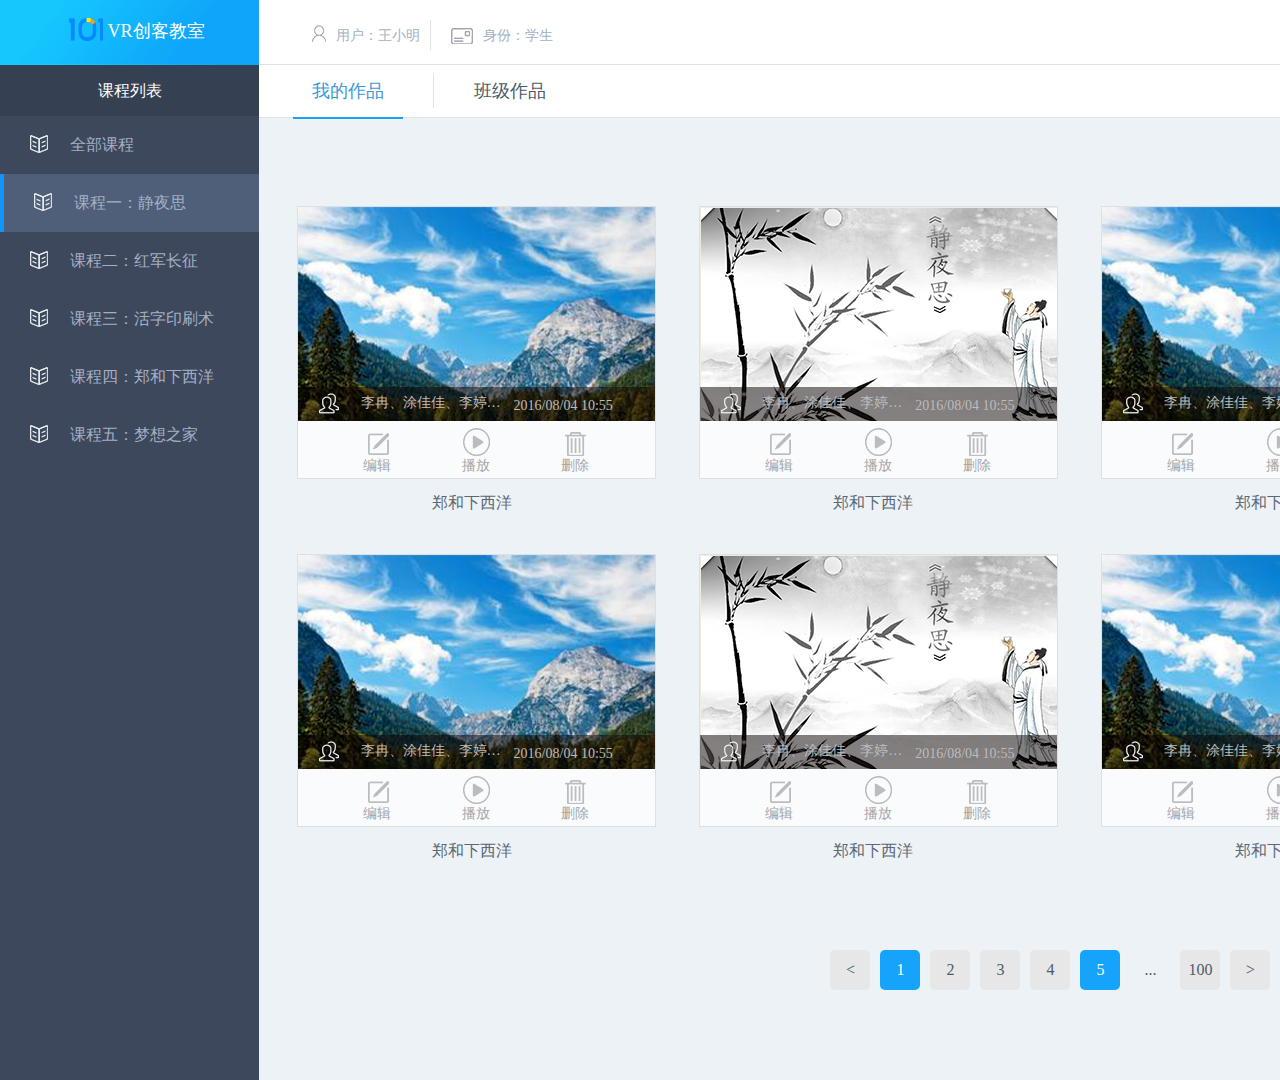
<file: index.html>
<!DOCTYPE html>
<html lang="en">
<head>
  <meta charset="UTF-8">
  <meta name="viewport" content="width=device-width, initial-scale=1.0">
  <meta http-equiv="X-UA-Compatible" content="ie=edge">
  <title>Document</title>
  <link rel="stylesheet" href="style.css">
</head>
<body>
<!--[if lte IE 8]>
<p class="browserupgrade">您的浏览器版本过老, 请到 <a href="http://browsehappy.com/">这里</a> 更新, 以获取最佳的体验</p>
<![endif]-->
    <div class="outer clearfix">
      <div class="left">
        <div class="left-header">
          <div class="left-header-content">
            <span class="logo"></span>
            <span class="logo-des">VR创客教室</span>
          </div>
        </div>
        <div class="course">
          <div class="course-title">
            <span>
              课程列表
            </span>
          </div>
          <ul>
            <li>
                <s class="s-icon"></s>
                <a href="#">全部课程</a>
            </li>
            <li class="selected">
                <s class="s-icon"></s>
                <a href="#">课程一：静夜思</a>
            </li>
            <li>
                <s class="s-icon"></s>
                <a href="#">课程二：红军长征</a>
            </li>
            <li>
                <s class="s-icon"></s>
                <a href="#">课程三：活字印刷术</a>
            </li>
            <li>
                <s class="s-icon"></s>
                <a href="#">课程四：郑和下西洋</a>
            </li>
            <li>
                <s class="s-icon"></s>
                <a href="#">课程五：梦想之家</a>
            </li>

          </ul>
        </div>
      </div>
      <div class="right clearfix">
        <div class="right-header">
          <ul class="personal-message">
            <li class="personal-message-first">
              <s class="user-ico"></s>
              <a href="">用户：王小明</a>
            </li>
            <li class="personal-id-first">
              <s class="id-ico"></s>
              <a href="">身份：学生</a>
            </li>
            <li class="select-box">
              <select class="" name="选择设备">
                <option value="">选择设备</option>
                <option value="">手机</option>
              </select>
            </li>
          </ul>
          <ul class="course-list">
            <li class="my-project">
                <a href="">我的作品</a>
            </li>
            <li class="class-project">
              <a href="">班级作品</a>
            </li>
            <li class="new-project">
              <s class="new-ico"></s>
              <a href="">新建作品</a>
            </li>
            <li class="submit-project">
              <s class="submit-ico"></s>
              <a href="">提交作品</a>
            </li>
          </ul>
        </div>

        <section class="search-bar">
          <ul class="clearfix">
            <li class="search">
                <span>搜索</span>
            </li>
            <li class="search-box">
              <i></i>
              <input type="text" placeholder="搜索资源...">
            </li>
          </ul>
        </section>
        <article class="right-content">
          <div class="item">
            <div class="shader shader-left" data-msg="李冉、涂佳佳、李婷、张婷、张三、李四、 王小明、张三丰黎明">
                <i class="shader-ico"></i>
                <span class="name-des">李冉、涂佳佳、李婷、张婷、张三、李四、 王小明、张三丰黎明</span>
                <span class="date">2016/08/04 10:55</span>
            </div>

            <div class="choose-tap">
                <span class="edit">编辑</span>
                <span class="play">播放</span>
                <span class="del">删除</span>
                <span class="tap-des">郑和下西洋</span>
            </div>

          </div>
          <div class="item item2">
            <div class="shader shader-left" data-msg="李冉、涂佳佳、李婷、张婷、张三、李四、 王小明、张三丰黎明">
                <i class="shader-ico"></i>
                <span class="name-des">李冉、涂佳佳、李婷、张婷、张三、李四、 王小明、张三丰黎明</span>
                <span class="date">2016/08/04 10:55</span>
            </div>
            <div class="choose-tap">
                <span class="edit">编辑</span>
                <span class="play">播放</span>
                <span class="del">删除</span>
                <span class="tap-des">郑和下西洋</span>
            </div>
          </div>
          <div class="item">
            <div class="shader shader-left" data-msg="李冉、涂佳佳、李婷、张婷、张三、李四、 王小明、张三丰黎明">
                <i class="shader-ico"></i>
                <span class="name-des">李冉、涂佳佳、李婷、张婷、张三、李四、 王小明、张三丰黎明</span>
                <span class="date">2016/08/04 10:55</span>
            </div>
            <div class="choose-tap">
                <span class="edit">编辑</span>
                <span class="play">播放</span>
                <span class="del">删除</span>
                <span class="tap-des">郑和下西洋</span>
            </div>
          </div>
          <div class="item item4">
            <div class="shader shader-right" data-msg="李冉、涂佳佳、李婷、张婷、张三、李四、 王小明、张三丰黎明">
                <i class="shader-ico"></i>
                <span class="name-des">李冉、涂佳佳、李婷、张婷、张三、李四、 王小明、张三丰黎明</span>
                <span class="date">2016/08/04 10:55</span>
            </div>
            <div class="choose-tap">
                <span class="edit">编辑</span>
                <span class="play">播放</span>
                <span class="del">删除</span>
                <span class="tap-des">郑和下西洋</span>
            </div>
          </div>
          <div class="item">
            <div class="shader shader-left" data-msg="李冉、涂佳佳、李婷、张婷、张三、李四、 王小明、张三丰黎明">
                <i class="shader-ico"></i>
                <span class="name-des">李冉、涂佳佳、李婷、张婷、张三、李四、 王小明、张三丰黎明</span>
                <span class="date">2016/08/04 10:55</span>
            </div>
            <div class="choose-tap">
                <span class="edit">编辑</span>
                <span class="play">播放</span>
                <span class="del">删除</span>
                <span class="tap-des">郑和下西洋</span>
            </div>
          </div>
          <div class="item item6">
            <div class="shader shader-left" data-msg="李冉、涂佳佳、李婷、张婷、张三、李四、 王小明、张三丰黎明">
                <i class="shader-ico"></i>
                <span class="name-des">李冉、涂佳佳、李婷、张婷、张三、李四、 王小明、张三丰黎明</span>
                <span class="date">2016/08/04 10:55</span>
            </div>
            <div class="choose-tap">
                <span class="edit">编辑</span>
                <span class="play">播放</span>
                <span class="del">删除</span>
                <span class="tap-des">郑和下西洋</span>
            </div>
          </div>
          <div class="item">
            <div class="shader shader-left" data-msg="李冉、涂佳佳、李婷、张婷、张三、李四、 王小明、张三丰黎明">
                <i class="shader-ico"></i>
                <span class="name-des">李冉、涂佳佳、李婷、张婷、张三、李四、 王小明、张三丰黎明</span>
                <span class="date">2016/08/04 10:55</span>
            </div>
            <div class="choose-tap">
                <span class="edit">编辑</span>
                <span class="play">播放</span>
                <span class="del">删除</span>
                <span class="tap-des">郑和下西洋</span>
            </div>
          </div>
          <div class="item item8">
            <div class="shader shader-right" class="shader-right" data-msg="李冉、涂佳佳、李婷、张婷、张三、李四、 王小明、张三丰黎明">
                <i class="shader-ico"></i>
                <span class="name-des">李冉、涂佳佳、李婷、张婷、张三、李四、 王小明、张三丰黎明</span>
                <span class="date">2016/08/04 10:55</span>
            </div>
            <div class="choose-tap">
                <span class="edit">编辑</span>
                <span class="play">播放</span>
                <span class="del">删除</span>
                <span class="tap-des">郑和下西洋</span>
            </div>
          </div>
        </article>


        <!-- resource is null -->
        <!-- <section class="null-resource">

        </section> -->
        <footer>
          <div class="footer-cat" style="cursor:auto;">
            <span><</span>
          </div>
          <div class="footer-cat selected">
            <span>1</span>
          </div>
          <div class="footer-cat">
            <span>2</span>
          </div>
          <div class="footer-cat">
            <span>3</span>
          </div>
          <div class="footer-cat">
            <span>4</span>
          </div>
          <div class="footer-cat selected">
            <span>5</span>
          </div>
          <div class="footer-cat a">
            <span>...</span>
          </div>
          <div class="footer-cat">
            <span>100</span>
          </div>
          <div class="footer-cat" style="cursor:auto;">
            <span>></span>
          </div>
        </footer>
      </div>
    </div>
  </body>
</html>
</file>
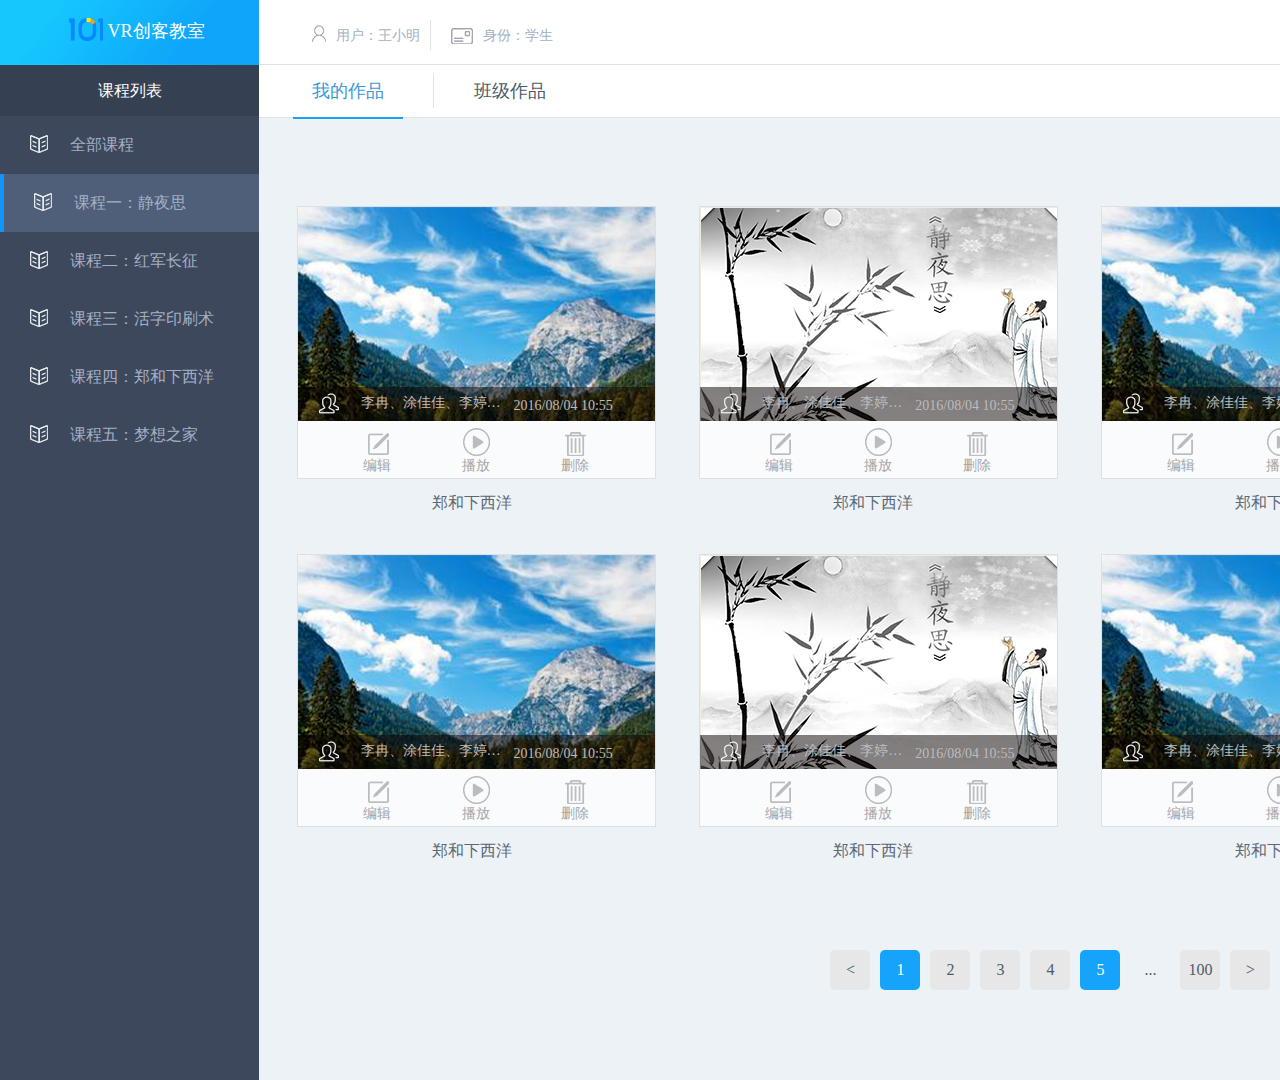
<file: week1-2/index.html>
<!DOCTYPE html>
<html lang="en">

<head>
  <meta charset="UTF-8">
  <meta name="viewport" content="width=device-width, initial-scale=1.0">
  <meta http-equiv="X-UA-Compatible" content="ie=edge">
  <title>Document</title>
  <link rel="stylesheet" href="style.css">
</head>

<body>
  <!--[if lte IE 8]>
<p class="browserupgrade">您的浏览器版本过老, 请到 <a href="http://browsehappy.com/">这里</a> 更新, 以获取最佳的体验</p>
<![endif]-->
  <div class="outer clearfix">
    <div class="left">
      <div class="left-header">
        <div class="left-header-content">
          <span class="logo"></span>
          <span class="logo-des">VR创客教室</span>
        </div>
      </div>
      <div class="course">
        <div class="course-title">
          <span>
              课程列表
            </span>
        </div>
        <ul>
          <li>
            <s class="s-icon"></s>
            <a href="#">全部课程</a>
          </li>
          <li class="selected">
            <s class="s-icon"></s>
            <a href="#">课程一：静夜思</a>
          </li>
          <li>
            <s class="s-icon"></s>
            <a href="#">课程二：红军长征</a>
          </li>
          <li>
            <s class="s-icon"></s>
            <a href="#">课程三：活字印刷术</a>
          </li>
          <li>
            <s class="s-icon"></s>
            <a href="#">课程四：郑和下西洋</a>
          </li>
          <li>
            <s class="s-icon"></s>
            <a href="#">课程五：梦想之家</a>
          </li>

        </ul>
      </div>
    </div>
    <div class="right clearfix">
      <div class="right-header">
        <ul class="personal-message">
          <li class="personal-message-first">
            <s class="user-ico"></s>
            <a href="">用户：王小明</a>
          </li>
          <li class="personal-id-first">
            <s class="id-ico"></s>
            <a href="">身份：学生</a>
          </li>
          <li class="select-box">
            <select class="" name="选择设备">
                <option value="">选择设备</option>
                <option value="">手机</option>
              </select>
          </li>
        </ul>
        <ul class="course-list">
          <li class="my-project">
            <a href="">我的作品</a>
          </li>
          <li class="class-project">
            <a href="">班级作品</a>
          </li>
          <li class="new-project">
            <s class="new-ico"></s>
            <a href="">新建作品</a>
          </li>
          <li class="submit-project">
            <s class="submit-ico"></s>
            <a href="">提交作品</a>
          </li>
        </ul>
      </div>

      <section class="search-bar">
        <ul class="clearfix">
          <li class="search">
            <span>搜索</span>
          </li>
          <li class="search-box">
            <i></i>
            <input type="text" placeholder="搜索资源...">
          </li>
        </ul>
      </section>
      <article class="right-content">
        <div class="item">
          <div class="shader shader-left" data-msg="李冉、涂佳佳、李婷、张婷、张三、李四、 王小明、张三丰黎明">
            <i class="shader-ico"></i>
            <span class="name-des">李冉、涂佳佳、李婷、张婷、张三、李四、 王小明、张三丰黎明</span>
            <span class="date">2016/08/04 10:55</span>
          </div>

          <div class="choose-tap">
            <span class="edit">编辑</span>
            <span class="play">播放</span>
            <span class="del">删除</span>
            <!-- unique block to describe the box -->
            <span class="tap-des">郑和下西洋</span>
          </div>

        </div>
        <div class="item item2">
          <div class="shader shader-left" data-msg="李冉、涂佳佳、李婷、张婷、张三、李四、 王小明、张三丰黎明">
            <i class="shader-ico"></i>
            <span class="name-des">李冉、涂佳佳、李婷、张婷、张三、李四、 王小明、张三丰黎明</span>
            <span class="date">2016/08/04 10:55</span>
          </div>
          <div class="choose-tap">
            <span class="edit">编辑</span>
            <span class="play">播放</span>
            <span class="del">删除</span>
            <span class="tap-des">郑和下西洋</span>
          </div>
        </div>
        <div class="item">
          <div class="shader shader-left" data-msg="李冉、涂佳佳、李婷、张婷、张三、李四、 王小明、张三丰黎明">
            <i class="shader-ico"></i>
            <span class="name-des">李冉、涂佳佳、李婷、张婷、张三、李四、 王小明、张三丰黎明</span>
            <span class="date">2016/08/04 10:55</span>
          </div>
          <div class="choose-tap">
            <span class="edit">编辑</span>
            <span class="play">播放</span>
            <span class="del">删除</span>
            <span class="tap-des">郑和下西洋</span>
          </div>
        </div>
        <div class="item item4">
          <div class="shader shader-right" data-msg="李冉、涂佳佳、李婷、张婷、张三、李四、 王小明、张三丰黎明">
            <i class="shader-ico"></i>
            <span class="name-des">李冉、涂佳佳、李婷、张婷、张三、李四、 王小明、张三丰黎明</span>
            <span class="date">2016/08/04 10:55</span>
          </div>
          <div class="choose-tap">
            <span class="edit">编辑</span>
            <span class="play">播放</span>
            <span class="del">删除</span>
            <span class="tap-des">郑和下西洋</span>
          </div>
        </div>
        <div class="item">
          <div class="shader shader-left" data-msg="李冉、涂佳佳、李婷、张婷、张三、李四、 王小明、张三丰黎明">
            <i class="shader-ico"></i>
            <span class="name-des">李冉、涂佳佳、李婷、张婷、张三、李四、 王小明、张三丰黎明</span>
            <span class="date">2016/08/04 10:55</span>
          </div>
          <div class="choose-tap">
            <span class="edit">编辑</span>
            <span class="play">播放</span>
            <span class="del">删除</span>
            <span class="tap-des">郑和下西洋</span>
          </div>
        </div>
        <div class="item item6">
          <div class="shader shader-left" data-msg="李冉、涂佳佳、李婷、张婷、张三、李四、 王小明、张三丰黎明">
            <i class="shader-ico"></i>
            <span class="name-des">李冉、涂佳佳、李婷、张婷、张三、李四、 王小明、张三丰黎明</span>
            <span class="date">2016/08/04 10:55</span>
          </div>
          <div class="choose-tap">
            <span class="edit">编辑</span>
            <span class="play">播放</span>
            <span class="del">删除</span>
            <span class="tap-des">郑和下西洋</span>
          </div>
        </div>
        <div class="item">
          <div class="shader shader-left" data-msg="李冉、涂佳佳、李婷、张婷、张三、李四、 王小明、张三丰黎明">
            <i class="shader-ico"></i>
            <span class="name-des">李冉、涂佳佳、李婷、张婷、张三、李四、 王小明、张三丰黎明</span>
            <span class="date">2016/08/04 10:55</span>
          </div>
          <div class="choose-tap">
            <span class="edit">编辑</span>
            <span class="play">播放</span>
            <span class="del">删除</span>
            <span class="tap-des">郑和下西洋</span>
          </div>
        </div>
        <div class="item item8">
          <div class="shader shader-right" class="shader-right" data-msg="李冉、涂佳佳、李婷、张婷、张三、李四、 王小明、张三丰黎明">
            <i class="shader-ico"></i>
            <span class="name-des">李冉、涂佳佳、李婷、张婷、张三、李四、 王小明、张三丰黎明</span>
            <span class="date">2016/08/04 10:55</span>
          </div>
          <div class="choose-tap">
            <span class="edit">编辑</span>
            <span class="play">播放</span>
            <span class="del">删除</span>
            <span class="tap-des">郑和下西洋</span>
          </div>
        </div>
      </article>


      <!-- resource is null -->
      <!-- <section class="null-resource">

        </section> -->
      <footer>
        <div class="footer-cat" style="cursor:auto;">
          <span><</span>
        </div>
        <div class="footer-cat selected">
          <span>1</span>
        </div>
        <div class="footer-cat">
          <span>2</span>
        </div>
        <div class="footer-cat">
          <span>3</span>
        </div>
        <div class="footer-cat">
          <span>4</span>
        </div>
        <div class="footer-cat selected">
          <span>5</span>
        </div>
        <div class="footer-cat a">
          <span>...</span>
        </div>
        <div class="footer-cat">
          <span>100</span>
        </div>
        <div class="footer-cat" style="cursor:auto;">
          <span>></span>
        </div>
      </footer>
    </div>
  </div>
</body>

</html>
</file>
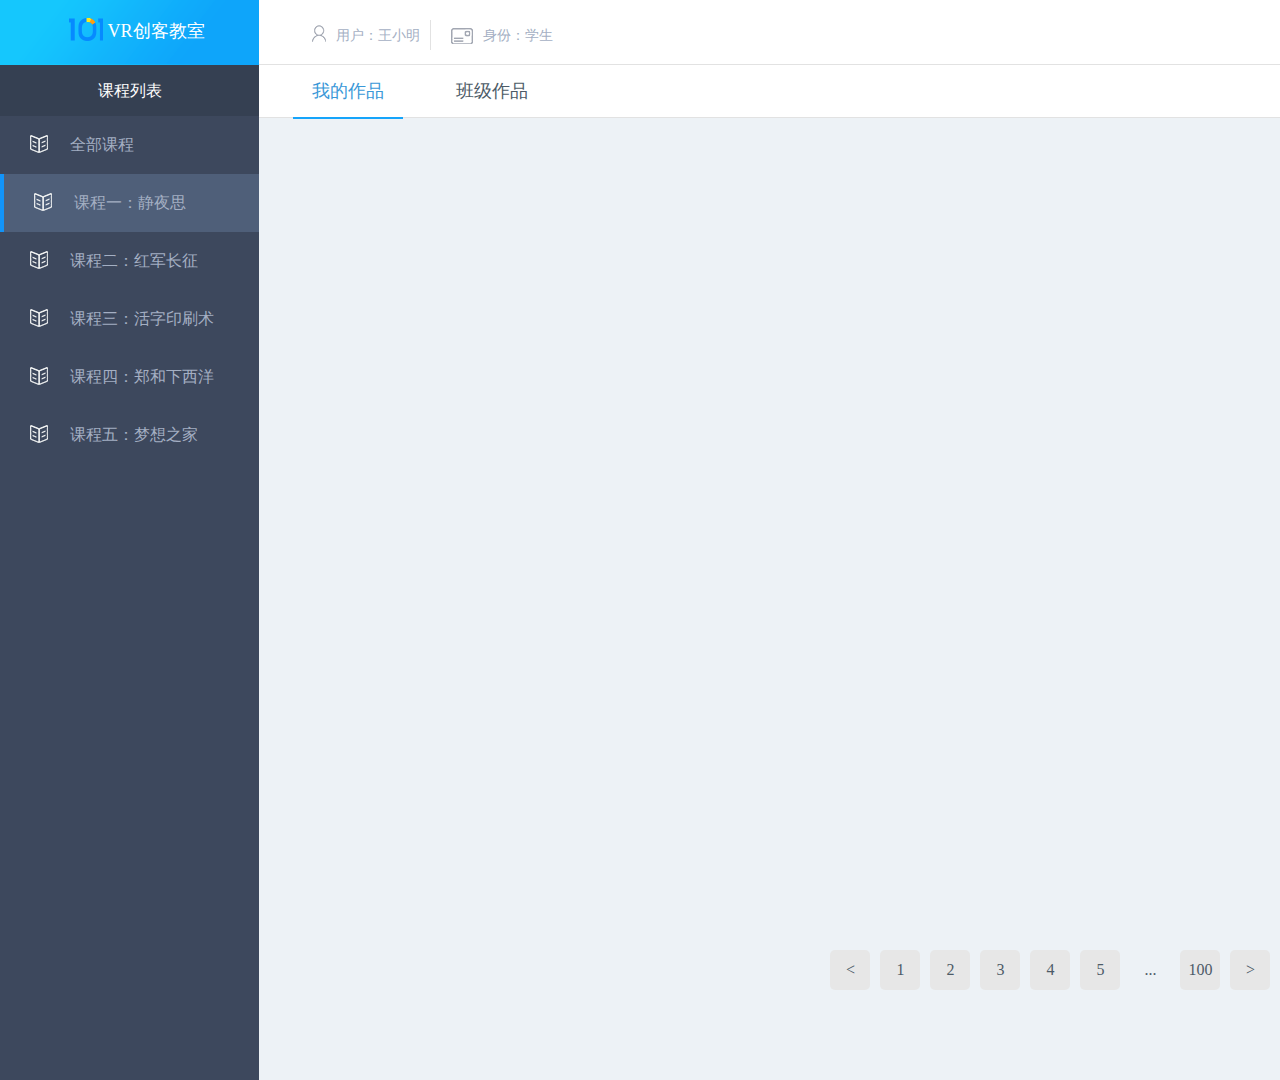
<file: week4/index.html>
<!DOCTYPE html>
<html lang="en">
<head>
  <meta charset="UTF-8">
  <meta name="viewport" content="width=device-width, initial-scale=1.0">
  <meta http-equiv="X-UA-Compatible" content="ie=edge">
  <title>Document</title>
  <link rel="stylesheet" href="style.css">
</head>
<body>
<!--[if lte IE 8]>
<p class="browserupgrade">您的浏览器版本过老, 请到 <a href="http://browsehappy.com/">这里</a> 更新, 以获取最佳的体验</p>
<![endif]-->
<!-- shader -->
<div id="shader"></div>
<!-- 新建提示框 -->
<div id="memberWindow" class="new" style="display:none;">
  <header>
    <span>新建作品</span>
    <i id="memberWindowCloseButton"></i>
  </header>
  <section>
    <div class="new-content-source">
      <span>资源名称</span>
      <input id="sourceGet" type="text" placeholder="请输入标题">
    </div>
    <div class="new-content-author">
      <span>作者</span>
      <div id="authorBox" class="author-box">
        <span id="authorBoxModel" style="display:none;"><a href="javascript:">test</a><i class="del"></i></span>
      </div>
      <i id="addUser"class="add-usr"></i>
    </div>
    <div id="upload" class="new-content-picture">
      <span>配图</span>
      <input id="files" type="file" placeholder="点击上传图片" onchange="previewImage(this, 'prvid')" multiple="multiple">
      <div id="prvid">预览</div>
    </div>
    <div class="new-content-info">
      <span>简介</span>
      <textarea style="overflow">《真实世界-泰会玩》第三站，我们来到清迈，清迈素有“泰北玫瑰”之称，二因他农山则是这座小城一道亮丽的风景线。这一站我们来探秘因他农，因为这里不但藏着皇室的“秘密花园”，还有夏日炎炎中的几十度的温差，700年前的兰纳泰王朝的遗迹，而且这里还居住着神秘的“克伦族”人。
        《真实世界-泰会玩》第三站，我们来到清迈，清迈素有“泰北玫瑰”之称，二因他农山则是这座小城一道亮丽的风景线。这一站我们来探秘因他农，因为这里不但藏着皇室的“秘密花园”，还有夏日炎炎中的几十度的温差，700年前的兰纳泰王朝的遗迹，而且这里还居住着神秘的“克伦族”人</textarea>
    </div>
  </section>
  <div class="footer">
    <button id="submitNewProject">确认提交</button>
    <span class="footer-tips">提交后显示在班级作品区</span>
  </div>
</div>
<!-- 班级成员弹窗 -->
<div id="nameList" class="member" style="display:none;">
  <header>
    <span>班级成员</span>
    <i id="nameListWindowCloseButton" class="member-close"></i>
  </header>
  <section class="content">
    <div class="name-list">
      <input id="searchName" type="text" placeholder="搜索人名...">
      <div id="nameListLeft"class="name-list-left">
        <span id="nameListModel" style="display:none;"></span>
      </div>
      <!-- <div id="nameListLeftSearch"class="name-list-left">
        <span style="display:none;"></span>
      </div> -->
    </div>
    <div class="button-list">
      <button id="addName2List" class="add-button">添加</button>
      <button id="delName2List" class="del-button">删除</button>
    </div>
    <div id="nameListRight"class="name-list name-list-right">
      <span id="nameListRightModel" style="display:none;"></span>
    </div>
  </section>
  <div class="footer">
    <button id="confirm">确定</button>
  </div>
</div>
<!-- 提交成功 -->
<div class="success" style="display:none;">
  <span>提交成功 !</span>
</div>
<!-- 提交失败 -->
<div class="error" style="display:none;">
  <span>网络错误，请重试 ！</span>
</div>
<!-- 显示页面 -->
<div class="outer clearfix">
    <div class="left">
      <div class="left-header">
        <div class="left-header-content">
          <span class="logo"></span>
          <span class="logo-des">VR创客教室</span>
        </div>
      </div>
      <div class="course">
        <div class="course-title">
          <span>
              课程列表
            </span>
        </div>
        <ul id="courseList">
          <li>
            <s class="s-icon"></s>
            <a href="javascript:">全部课程</a>
          </li>
          <li class="selected">
            <s class="s-icon"></s>
            <a href="javascript:">课程一：静夜思</a>
          </li>
          <li>
            <s class="s-icon"></s>
            <a href="javascript:">课程二：红军长征</a>
          </li>
          <li>
            <s class="s-icon"></s>
            <a href="javascript:">课程三：活字印刷术</a>
          </li>
          <li>
            <s class="s-icon"></s>
            <a href="javascript:">课程四：郑和下西洋</a>
          </li>
          <li>
            <s class="s-icon"></s>
            <a href="javascript:">课程五：梦想之家</a>
          </li>
        </ul>
      </div>
    </div>
    <div class="right clearfix">
      <div class="right-header">
        <ul class="personal-message">
          <li class="personal-message-first">
            <s class="user-ico"></s>
            <a href="javascript:">用户：王小明</a>
          </li>
          <li class="personal-id-first">
            <s class="id-ico"></s>
            <a href="javascript:">身份：学生</a>
          </li>
          <li class="select-box">
            <select class="" name="选择设备">
                <option value="">选择设备</option>
                <option value="">手机</option>
              </select>
          </li>
        </ul>
        <ul class="course-list">
          <li id="myProject" class="my-project project-selected">
            <a href="javascript:">我的作品</a>
          </li>
          <li id="classProject" class="my-project">
            <a href="javascript:">班级作品</a>
          </li>
          <li id="createProject" class="new-project">
            <s class="new-ico"></s>
            <a href="javascript:">新建作品</a>
          </li>
          <li class="submit-project">
            <s class="submit-ico"></s>
            <a href="javascript:">提交作品</a>
          </li>
        </ul>
      </div>
      <section class="search-bar">
        <ul class="clearfix">
          <li id="searchButton" class="search">
            <span>搜索</span>
          </li>
          <li class="search-box">
            <i></i>
            <input id="searhInputBox" type="text" placeholder="搜索资源...">
          </li>
        </ul>
      </section>
      <article id="content" class="right-content">
        <div id="itemModel" class="item" style="display:none;">
          <div class="shader shader-left" data-msg="李冉、涂佳佳、李婷、张婷、张三、李四、 王小明、张三丰黎明">
            <i class="shader-ico"></i>
            <span class="name-des">李冉、涂佳佳、李婷、张婷、张三、李四、 王小明、张三丰黎明</span>
            <span  class="date dateTime">2016/08/04 10:55</span>
          </div>
          <div class="choose-tap">
            <span class="edit">编辑</span>
            <span class="play">播放</span>
            <span class="del">删除</span>
            <!-- unique block to describe the box -->
            <span class="tap-des">郑和下西洋</span>
          </div>

        </div>
      </article>

      <footer>
        <div class="footer-cat">
          <span><</span>
        </div>
        <div class="footer-cat">
          <span>1</span>
        </div>
        <div class="footer-cat">
          <span>2</span>
        </div>
        <div class="footer-cat">
          <span>3</span>
        </div>
        <div class="footer-cat">
          <span>4</span>
        </div>
        <div class="footer-cat">
          <span>5</span>
        </div>
        <div class="footer-cat a">
          <span>...</span>
        </div>
        <div class="footer-cat">
          <span>100</span>
        </div>
        <div class="footer-cat" style="cursor:auto;">
          <span>></span>
        </div>
      </footer>
    </div>
  </div>
</body>
<!-- <script src="https://unpkg.com/draggabilly@2/dist/draggabilly.pkgd.min.js"></script> -->
<script type="text/javascript" src="http://apps.bdimg.com/libs/jquery/2.1.4/jquery.min.js"></script>
<script type="text/javascript" src="js/data.js"></script>
<script type="text/javascript" src="js/createItem.js"></script>
<script type="text/javascript" src="js/index.js"></script>
<script type="text/javascript" src="js/selected.js"></script>
<script type="text/javascript" src="js/global.js"></script>
</html>
</file>
<file: style.css>
/************
 * 工具样式
 ************/
.clearfix{overflow:auto;_height:1%}
/************
 * 页面样式
 ************/

/* ==========
   基本默认值
   ========== */
body, dl, dd, h1, h2, h3, h4, h5, h6, p, form{margin:0;padding:0}   ol,liul{margin:0; padding:0;}
ul, li{
  list-style: none;
  padding: 0;
  margin: 0;
}
a{
  text-decoration: none;
  color:black;
  font-family: "微软雅黑 Regular";
}
/* ===============
   浏览器更新提示
   =============== */
.browserupgrade {
    margin: 0;
    padding: 1rem;
    background: #ccc;
}
/* ===============
   自定义页面样式
   =============== */

/*outer*/
.outer{
  width: 1920px;;
  background-color: #fffff;
}
  /*  left Page */
  .left{
    height: 1080px;
    width: 13.5%;
    background-color: RGB(61,72,93);
    float: left;
  }
  .right{
    height: 1080px;
    width: 86.5%;
    background-color: RGB(237,242,246);
    float: right;
    position: relative;
  }
    .left .left-header{
      width: 100%;
      height: 6%;
      position: relative;
      background-image: url(img/background.png);
    }
    .left .left-header .logo-des {
      font-size: 18px;
      font-family: "微软雅黑";
      color: rgb(255, 255, 255);
      line-height: 26px;
      margin-left: 5px;
    }
    .left .left-header .left-header-content{
      position: absolute;
      left: 50%;
      top: 50%;
      margin-left: -64px;
      margin-top: -14px;
    }
    .left .left-header .logo{
      display: inline-block;
      background-image: url("img/sprites.png");
      background-repeat: no-repeat;
      width: 37px;
      height: 24px;
      background-position-x: 0px;
      background-position-y: -118px;
      float: left;
    }
    .left .course .course-title{
      width: 259px;
      height: 51px;
      background-color: RGB(53,64,82);
      text-align: center;
    }
      .left .course .course-title span{
        line-height: 51px;
        color: RGB(255,255,255);
        font-size: 16px;
        font-family: "微软雅黑";
      }
      .left .course ul li a{
        display: block;
        height: 58px;
        font-size: 16px;
        font-family: "微软雅黑 Regular";
        margin-left: 70px;
        color: #A4AFC3;
        line-height: 58px;
      }
      .left .course ul li s{
        float: left;
        display: block;
        width: 19px;
        height: 21px;
        background-image: url(img/bgPic.png);
        background-repeat: no-repeat;
        background-position-x: -50px;
        background-position-y: -33px;
        margin-top: 18px;
        margin-left: 30px;
      }
      .left .course ul li:hover{
        background-image:url("img/bg.png");
      }
      .left .course ul li a:hover{
        color: white;
      }
      .selected{
        background-color: rgb(79, 95, 121);
        border-left: 4px RGB(18,148,249) solid;
        border-left-color: : RGB(18,148,249);
        border-left-color: linear-gradient(to bottom, blue, white);
      }
  /* right-Page BEM*/
    .right{
      height: 1080px;
    }
      .right .right-header{
        height: 114px;
        background-color: #ffffff;
      }
        .right .right-header .personal-message{
          height: 64px;
          border-bottom: 1px solid #e2e2e2;
          position: relative;
        }
        .right .right-header .personal-message li{
          float: left;
          height: 30px;
          line-height: 30px;
          text-align: center;
          margin-top: 20px;
        }
          .right .right-header .personal-message li a{
            color: #a4afc3;
            font-size: 14px;
            margin: 0 10px 0 10px
          }
        /*user ico*/
        .right .right-header .personal-message-first{
          margin-left: 52px;
          position: relative;
          border-right: 1px solid #e2e2e2;
        }
          .right .right-header .personal-message .user-ico{
            width: 15px;
            height: 18px;
            float: left;
            margin-top: 5px;
            background-image: url(img/bgPic.png);
            background-repeat: no-repeat;
            background-position-x: -47px;
            background-position-y: -5px;
          }
          .right .right-header .personal-message .select-box{
            float: right;
            margin-right: 100px;
            text-align: center;
            vertical-align: middle;
          }
          .right .right-header .personal-message select{
            padding-left: 10px;
            width: 102px;
            height: 34px;
            text-align: center;
            line-height: 34px;
            border: 2px solid #16a4fa;
            border-radius: 3px;
            color: #16a4fa;
            font-size: 16px;
          }
        /*user-id ico*/
        .right .right-header .personal-id-first{
          margin-left: 20px;
          position: relative;
        }
          .right .right-header .personal-message .id-ico{
            float: left;
            margin-top: 4px;
            width: 22px;
            height: 22px;
            background-image: url(img/bgPic.png);
            background-repeat: no-repeat;
            background-position-x: -72px;
            background-position-y: -29px;
            left: 0;
            top: 2px;
          }
        /*devico choose button*/
        .right .right-header .personal-message .device-button{
          float: right;
          margin-top: 16px;
          margin-right: 54px;
          width: 102px;
          height: 34px;
          border-radius: 5px;
          line-height: 34px;
          font-size: 16px;
          border: 2px solid #16a4fa;
          position: relative;
          font-size: 16px;
        }
          .right .right-header .personal-message .device-button .device-ico{
            position: absolute;
            width: 10px;
            height: 10px;
            right: 6px;
            background-image: url(img/bgPic.png);
            background-repeat: no-repeat;
            background-position-x: -127px;
            background-position-y: 0px;
            top:25%;
          }
          .right .right-header .personal-message .device-button a{
            color: #16a4fa;
            cursor: pointer;
            position: inline-block;
            width: 70px;
            display: inline-block;
            position: absolute;
            left: 5px;
          }
        .right .right-header .course-list{
          height: 52px;
          border-bottom: 1px solid #e2e2e2;
          background: #ffffff;
        }
        .right .right-header .course-list li{
           float: left;
           height: 52px;
           width: 132px;
           line-height: 52px;
           text-align: center;
           vertical-align: middle;
        }
          .right .right-header .course-list li a{
             font-family: "微软雅黑 Regular";
             color:#4d5b67;
             font-size: 18px;
          }
          .right .right-header .course-list .my-project{
            width: 110px;
            border-bottom: 2px solid #16a4fa;
            line-height: 52px;
            text-align: center;
            vertical-align: middle;
            margin-left: 34px;
          }
          .right .right-header .course-list .my-project a{
            color: #3a98d8;
          }
          .right .right-header .course-list .class-project{
            position: relative;
          }
          .right .right-header .course-list .class-project a{
            position: absolute;
            left: 35%;
            top: 50%;
            margin-left: -16px;
            margin-top: -17px;
            display: inline-block;
            width: 72px;
            height: 34px;
            line-height: 34px;
            padding-left: 40px;
            border-left: 1px solid #e2e2e2;
          }
          .right .right-header .course-list .new-project,
          .right .right-header .course-list .submit-project{
            position: relative;
            float: right;
            width: 120px;
            height: 34px;
            line-height: 34px;
            text-align: center;
            vertical-align: middle;
            background: -webkit-gradient(linear, left bottom, left top, from(#1293f9), to(#1bb9fb));
            background: linear-gradient(to top, #1293f9, #1bb9fb);
            margin-top: 8px;
            border: 1px solid #1293f9;
          }
          .right .right-header .course-list .submit-project{
            margin-right: 20px;
          }
          .right .right-header .course-list .new-project{
            margin-right: 54px;
          }
          .right .right-header .course-list .new-project a,
          .right .right-header .course-list .submit-project a{
            position: absolute;
            color: #ffffff;
            font-size: 16px;
            display: inline-block;
            right: 18px;

          }
          .right .right-header .course-list .new-project s,
          .right .right-header .course-list .submit-project s{
            width: 22px;
            height:24px;
            position: absolute;
            top: 3px;
            left:10px;
            background-image: url(img/bgPic.png);
            background-repeat: no-repeat;
            background-position-x: -102px;
            background-position-y: 1px;
          }
          .right .right-header .course-list .submit-project s{
            background-position-x: -142px;
            background-position-y: -27px;
          }
      .right .search-bar{
        width: 405px;
        height: 36px;
        margin-top: 22px;
        margin-right: 126px;
        float: right;
      }
        .right .search-bar li{
          float: right;
        }
        .right .search-bar .search{
          width: 76px;
          height: 39px;
          background: -webkit-gradient(linear, left bottom, left top, from(#1293f9), to(#1bb9fb));
          background: linear-gradient(to top, #1293f9, #1bb9fb);
          line-height: 39px;
          text-align: center;
          border: 1px solid #1293f9;
          cursor: pointer;
        }
          .right .search-bar .search-box{
            position: relative;
          }
            .right .search-bar .search span{
              color: #ffffff;
              font-size: 16px;
            }
            .right .search-bar .search-box input{
              width: 300px;
              height: 36px;
              margin-right: 10px;
              padding-left: 10px;
            }
            .right section .search-box i{
              position: absolute;
              width: 18px;
              height: 18px;
              right: 15px;
              top: 50%;
              margin-top: -9px;
              color: #ffffff;
              background-image: url(img/bgPic.png);
              background-repeat: no-repeat;
              background-position-x: -100px;
              background-position-y: -30px;
            }
      article{
        width: 1564px;
        height: 645px;
        background-color: #edf2f6;
        margin-top: 92px;
        margin-left: 38px;
        display: -webkit-box;
        display: -ms-flexbox;
        display: flex;
        -webkit-box-orient: horizontal;
        -webkit-box-direction: normal;
            -ms-flex-direction: row;
                flex-direction: row;
        -ms-flex-wrap: wrap;
            flex-wrap: wrap;
        -ms-flex-line-pack: start;
            align-content: flex-start;
        -webkit-box-pack: justify;
            -ms-flex-pack: justify;
                justify-content: space-between;
      }
      .item{
        width: 357px;
        height: 271px;
        background-color: #fffff6;
        margin-right: 10px;
        margin-bottom: 75px;
        background-image: url(img/course.png);
        background-repeat: no-repeat;
        position: relative;
        border: 1px solid RGB(219,224,228);
      }
      .item2,.item4,.item6,.item8{
        background-image: url(img/course2.png);
        background-repeat: no-repeat;
      }
      .item4 {
        margin-right: 0;
        margin-bottom: 44px;
      }
      .item8 {
        margin-right: 0;
      }
      .item .shader{
        width: 357px;
        height: 34px;
        background-color:rgba(10,1,1,0.5);
        margin-top: 180px;
        text-align: center;
        vertical-align: middle;
        position: relative;
      }
        .item .shader i{
          width: 22px;
          height: 22px;
          background-image: url(img/bgPic.png);
          position: absolute;
          left: 20px;
          top: 5px;
          background-repeat: no-repeat;
          background-position-y: -30px;
          background-position-x: -2px;
          cursor: pointer;
        }
        .item .shader span{
          font-size: 14px;
          color: #bcbcbc;
          cursor: pointer;
        }
        .item .shader .name-des{
          display: inline-block;
          width: 149px;
          height: 15px;
          overflow: hidden;
          text-overflow: ellipsis;
          white-space: nowrap;
          line-height: 15px;
          margin-left: 20px;
          margin-top: 8px;
        }
        .item .shader .date{

        }
      .item .choose-tap{
        width: 357px;
        height:57px;
        background-color: #fafbfd;
        position: relative;
        bottom: 0;
        left: 0;
      }
      /* 使用data-msg模拟 title值*/

      .shader-left:hover::before{
          content:attr(data-msg);
          position:absolute;
          top:-70px;
          left:200px;
          padding:8px 10px 0px 10px;
          display:inline-block;
          color:#333;
          border:1px solid #bcbcbc;
          font-size:14px;
          background-color: #ffffff;
          width: 295px;
          height: 50px;
          text-align:justify;
          z-index: 100;
        }
        .shader-right:hover::before{
            content:attr(data-msg);
            position:absolute;
            top:-70px;
            left:-100px;
            padding:10px 10px 0px 10px;
            display:inline-block;
            color:#333;
            border:1px solid #bcbcbc;
            font-size:14px;
            background-color: #ffffff;
            width: 295px;
            height: 50px;
            text-align:justify;
            z-index: 100;
          }
      .shader-left:hover::before{
        content:attr(data-msg);
        position:absolute;
        top:-50px;
        left:200px;
        padding:8px 10px 0px 10px;
        display:inline-block;
        color:#333;
        border:1px solid #bcbcbc;
        font-size:14px;
        background-color: #ffffff;
        width: 295px;
        height: 50px;
        text-align:justify;
        z-index: 100;
      }
      .shader-left:hover::after{
          content:"";
          border-top:5px solid #333;
          position:absolute;
          top:-6px;
          left:60px;
        }
          .item .choose-tap .choose-tap-block .choose-ico{
            width: 28px;
            height: 28px;
            position: absolute;
            background-image: url(img/bgPic.png);
            background-repeat: no-repeat;
          }
          /*Tesinging*/
          .item .choose-tap .edit,
          .item .choose-tap .play,
          .item .choose-tap .del{
            background-image: url(img/sprites.png);
            background-repeat: no-repeat;
            background-position-x: -24px;
            background-position-y: -20px;
            cursor: pointer;
            line-height: 75px;
            width: 30px;
            height: 43px;
            display: inline-block;
            margin-left: 65px;
            margin-top: 7px;
            font-size: 14px;
            color: #a6a6a6;
          }
          .item .choose-tap .play{
            background-position-x: -38px;
            background-position-y: -145px;
          }
          .item .choose-tap .del{
            background-position-x: 4px;
            background-position-y: -20px;
          }
          .item .choose-tap .edit:hover,
          .item .choose-tap .playing:hover,
          .item .choose-tap .del:hover{
            color: #f5a425;
          }
          .item .choose-tap .play:hover{
            background-image: url(img/sprites.png);
            background-position-x: -1px;
            background-position-y: -144px;
            color: #f5a425;
          }

          /*Tesing end*/
          .item .choose-tap .choose-tap-block .ico1{
            background-position-x: -20px;
            background-position-y: -30px;
            cursor: pointer;
          }
          .item .choose-tap .choose-tap-block .ico2{
            background-position-x: 1px;
            background-position-y: 0px;
            cursor: pointer;
          }

          .item .choose-tap .choose-tap-block .ico3{
            background-position-x: -137px;
            background-position-y: 0px;
            cursor: pointer;
          }
        .item .choose-tap .choose-tap-block span{
          font-size: 14px;
          color: #a6a6a6;
        }
        .item .choose-tap .tap-des{
          position: absolute;
          width: 130px;
          left: 50%;
          top: 50%;
          margin-left: -45px;
          margin-top: 43px;
          font-size: 16px;
          color: RGB(92,105,116);
        }
      /* footer*/
      footer{
        display: -webkit-box;
        display: -ms-flexbox;
        display: flex;
       -webkit-box-orient: horizontal;
       -webkit-box-direction: normal;
           -ms-flex-direction: row;
               flex-direction: row;
       -webkit-box-pack: center;
           -ms-flex-pack: center;
               justify-content: center;
       position: absolute;
       left: 35%;
       top: 88%;
       margin-left: -10px;
      }
      footer .footer-cat{
        width: 40px;
        height: 40px;
        -webkit-box-pack: center;
            -ms-flex-pack: center;
                justify-content: center;
        background-color: #e7e7e7;
        margin-right: 10px;
        border-radius: 5px;
        line-height: 40px;
        text-align: center;
        color:#4d5b67;
        cursor: pointer;
      }
        footer .footer-cat span{
          font:16px;
        }
      footer .selected{
        border: 0;
        color: #ffffff;
        width: 40px;
        height: 40px;
        -webkit-box-pack: center;
            -ms-flex-pack: center;
                justify-content: center;
        background-color: #16a4fa;
        margin-right: 10px;
        border-radius: 5px;
        line-height: 40px;
        text-align: center;
      }
      footer .a{
        background-color: #edf2f6;
      }

      .null-resource{
        background-image: url(img/resource.png);
        background-repeat: no-repeat;
        position: absolute;
        width: 150px;
        height: 164px;
        left: 50%;
        top: 50%;
        margin-top: -82px;
        margin-left: -75px;
      }
</file>
<file: week1-2/style.css>
/************
 * 工具样式
 ************/

.clearfix {
  overflow: auto;
  _height: 1%
}


/************
 * 页面样式
 ************/


/* ==========
   基本默认值
   ========== */

body, dl, dd, h1, h2, h3, h4, h5, h6, p, form {
  margin: 0;
  padding: 0
}

ol, liul {
  margin: 0;
  padding: 0;
}

ul, li {
  list-style: none;
  padding: 0;
  margin: 0;
}

a {
  text-decoration: none;
  color: black;
  font-family: "微软雅黑 Regular";
}


/* ===============
   浏览器更新提示
   =============== */

.browserupgrade {
  margin: 0;
  padding: 1rem;
  background: #ccc;
}


/* ===============
   自定义页面样式
   =============== */


/*outer*/

.outer {
  width: 1920px;
  ;
  background-color: #fffff;
}


/*  left Page */

.left {
  height: 1080px;
  width: 13.5%;
  background-color: RGB(61, 72, 93);
  float: left;
}

.right {
  height: 1080px;
  width: 86.5%;
  background-color: RGB(237, 242, 246);
  float: right;
  position: relative;
}

.left .left-header {
  width: 100%;
  height: 6%;
  position: relative;
  background-image: url(img/background.png);
}

.left .left-header .logo-des {
  font-size: 18px;
  font-family: "微软雅黑";
  color: rgb(255, 255, 255);
  line-height: 26px;
  margin-left: 5px;
}

.left .left-header .left-header-content {
  position: absolute;
  left: 50%;
  top: 50%;
  margin-left: -64px;
  margin-top: -14px;
}

.left .left-header .logo {
  display: inline-block;
  background-image: url("img/sprites.png");
  background-repeat: no-repeat;
  width: 37px;
  height: 24px;
  background-position-x: 0px;
  background-position-y: -118px;
  float: left;
}

.left .course .course-title {
  width: 259px;
  height: 51px;
  background-color: RGB(53, 64, 82);
  text-align: center;
}

.left .course .course-title span {
  line-height: 51px;
  color: RGB(255, 255, 255);
  font-size: 16px;
  font-family: "微软雅黑";
}

.left .course ul li a {
  display: block;
  height: 58px;
  font-size: 16px;
  font-family: "微软雅黑 Regular";
  margin-left: 70px;
  color: #A4AFC3;
  line-height: 58px;
}

.left .course ul li s {
  float: left;
  display: block;
  width: 19px;
  height: 21px;
  background-image: url(img/bgPic.png);
  background-repeat: no-repeat;
  background-position-x: -50px;
  background-position-y: -33px;
  margin-top: 18px;
  margin-left: 30px;
}

.left .course ul li:hover {
  background-image: url("img/bg.png");
}

.left .course ul li a:hover {
  color: white;
}

.selected {
  background-color: rgb(79, 95, 121);
  border-left: 4px RGB(18, 148, 249) solid;
  border-left-color: : RGB(18, 148, 249);
  border-left-color: linear-gradient(to bottom, blue, white);
}


/* right-Page BEM*/

.right {
  height: 1080px;
}

.right .right-header {
  height: 114px;
  background-color: #ffffff;
}

.right .right-header .personal-message {
  height: 64px;
  border-bottom: 1px solid #e2e2e2;
  position: relative;
}

.right .right-header .personal-message li {
  float: left;
  height: 30px;
  line-height: 30px;
  text-align: center;
  margin-top: 20px;
}

.right .right-header .personal-message li a {
  color: #a4afc3;
  font-size: 14px;
  margin: 0 10px 0 10px
}


/*user ico*/

.right .right-header .personal-message-first {
  margin-left: 52px;
  position: relative;
  border-right: 1px solid #e2e2e2;
}

.right .right-header .personal-message .user-ico {
  width: 15px;
  height: 18px;
  float: left;
  margin-top: 5px;
  background-image: url(img/bgPic.png);
  background-repeat: no-repeat;
  background-position-x: -47px;
  background-position-y: -5px;
}

.right .right-header .personal-message .select-box {
  float: right;
  margin-right: 100px;
  text-align: center;
  vertical-align: middle;
}

.right .right-header .personal-message select {
  padding-left: 10px;
  width: 102px;
  height: 34px;
  text-align: center;
  line-height: 34px;
  border: 2px solid #16a4fa;
  -moz-border-radius: 3px;
  border-radius: 3px;
  color: #16a4fa;
  font-size: 16px;
}


/*user-id ico*/

.right .right-header .personal-id-first {
  margin-left: 20px;
  position: relative;
}

.right .right-header .personal-message .id-ico {
  float: left;
  margin-top: 4px;
  width: 22px;
  height: 22px;
  background-image: url(img/bgPic.png);
  background-repeat: no-repeat;
  background-position-x: -72px;
  background-position-y: -29px;
  left: 0;
  top: 2px;
}


/*devico choose button*/

.right .right-header .personal-message .device-button {
  float: right;
  margin-top: 16px;
  margin-right: 54px;
  width: 102px;
  height: 34px;
  -moz-border-radius: 5px;
  border-radius: 5px;
  line-height: 34px;
  font-size: 16px;
  border: 2px solid #16a4fa;
  position: relative;
  font-size: 16px;
}

.right .right-header .personal-message .device-button .device-ico {
  position: absolute;
  width: 10px;
  height: 10px;
  right: 6px;
  background-image: url(img/bgPic.png);
  background-repeat: no-repeat;
  background-position-x: -127px;
  background-position-y: 0px;
  top: 25%;
}

.right .right-header .personal-message .device-button a {
  color: #16a4fa;
  cursor: pointer;
  position: inline-block;
  width: 70px;
  display: inline-block;
  position: absolute;
  left: 5px;
}

.right .right-header .course-list {
  height: 52px;
  border-bottom: 1px solid #e2e2e2;
  background: #ffffff;
}

.right .right-header .course-list li {
  float: left;
  height: 52px;
  width: 132px;
  line-height: 52px;
  text-align: center;
  vertical-align: middle;
}

.right .right-header .course-list li a {
  font-family: "微软雅黑 Regular";
  color: #4d5b67;
  font-size: 18px;
}

.right .right-header .course-list .my-project {
  width: 110px;
  border-bottom: 2px solid #16a4fa;
  line-height: 52px;
  text-align: center;
  vertical-align: middle;
  margin-left: 34px;
}

.right .right-header .course-list .my-project a {
  color: #3a98d8;
}

.right .right-header .course-list .class-project {
  position: relative;
}

.right .right-header .course-list .class-project a {
  position: absolute;
  left: 35%;
  top: 50%;
  margin-left: -16px;
  margin-top: -17px;
  display: inline-block;
  width: 72px;
  height: 34px;
  line-height: 34px;
  padding-left: 40px;
  border-left: 1px solid #e2e2e2;
}

.right .right-header .course-list .new-project, .right .right-header .course-list .submit-project {
  position: relative;
  float: right;
  width: 120px;
  height: 34px;
  line-height: 34px;
  text-align: center;
  vertical-align: middle;
  background: -webkit-gradient(linear, left bottom, left top, from(#1293f9), to(#1bb9fb));
  background: -moz-linear-gradient(bottom, #1293f9, #1bb9fb);
  background: linear-gradient(to top, #1293f9, #1bb9fb);
  margin-top: 8px;
  border: 1px solid #1293f9;
}

.right .right-header .course-list .submit-project {
  margin-right: 20px;
}

.right .right-header .course-list .new-project {
  margin-right: 54px;
}

.right .right-header .course-list .new-project a, .right .right-header .course-list .submit-project a {
  position: absolute;
  color: #ffffff;
  font-size: 16px;
  display: inline-block;
  right: 18px;
}

.right .right-header .course-list .new-project s, .right .right-header .course-list .submit-project s {
  width: 22px;
  height: 24px;
  position: absolute;
  top: 3px;
  left: 10px;
  background-image: url(img/bgPic.png);
  background-repeat: no-repeat;
  background-position-x: -102px;
  background-position-y: 1px;
}

.right .right-header .course-list .submit-project s {
  background-position-x: -142px;
  background-position-y: -27px;
}

.right .search-bar {
  width: 405px;
  height: 36px;
  margin-top: 22px;
  margin-right: 126px;
  float: right;
}

.right .search-bar li {
  float: right;
}

.right .search-bar .search {
  width: 76px;
  height: 39px;
  background: -webkit-gradient(linear, left bottom, left top, from(#1293f9), to(#1bb9fb));
  background: -moz-linear-gradient(bottom, #1293f9, #1bb9fb);
  background: linear-gradient(to top, #1293f9, #1bb9fb);
  line-height: 39px;
  text-align: center;
  border: 1px solid #1293f9;
  cursor: pointer;
}

.right .search-bar .search-box {
  position: relative;
}

.right .search-bar .search span {
  color: #ffffff;
  font-size: 16px;
}

.right .search-bar .search-box input {
  width: 300px;
  height: 36px;
  margin-right: 10px;
  padding-left: 10px;
}

.right section .search-box i {
  position: absolute;
  width: 18px;
  height: 18px;
  right: 15px;
  top: 50%;
  margin-top: -9px;
  color: #ffffff;
  background-image: url(img/bgPic.png);
  background-repeat: no-repeat;
  background-position-x: -100px;
  background-position-y: -30px;
}

article {
  width: 1564px;
  height: 645px;
  background-color: #edf2f6;
  margin-top: 92px;
  margin-left: 38px;
  display: -webkit-box;
  display: -ms-flexbox;
  display: -moz-box;
  display: flex;
  -webkit-box-orient: horizontal;
  -webkit-box-direction: normal;
  -ms-flex-direction: row;
  -moz-box-orient: horizontal;
  -moz-box-direction: normal;
  flex-direction: row;
  -ms-flex-wrap: wrap;
  flex-wrap: wrap;
  -ms-flex-line-pack: start;
  align-content: flex-start;
  -webkit-box-pack: justify;
  -ms-flex-pack: justify;
  -moz-box-pack: justify;
  justify-content: space-between;
}

.item {
  width: 357px;
  height: 271px;
  background-color: #fffff6;
  margin-right: 10px;
  margin-bottom: 75px;
  background-image: url(img/course.png);
  background-repeat: no-repeat;
  position: relative;
  border: 1px solid RGB(219, 224, 228);
}

.item2, .item4, .item6, .item8 {
  background-image: url(img/course2.png);
  background-repeat: no-repeat;
}

.item4 {
  margin-right: 0;
  margin-bottom: 44px;
}

.item8 {
  margin-right: 0;
}

.item .shader {
  width: 357px;
  height: 34px;
  background-color: rgba(10, 1, 1, 0.5);
  margin-top: 180px;
  text-align: center;
  vertical-align: middle;
  position: relative;
}

.item .shader i {
  width: 22px;
  height: 22px;
  background-image: url(img/bgPic.png);
  position: absolute;
  left: 20px;
  top: 5px;
  background-repeat: no-repeat;
  background-position-y: -30px;
  background-position-x: -2px;
  cursor: pointer;
}

.item .shader span {
  font-size: 14px;
  color: #bcbcbc;
  cursor: pointer;
}

.item .shader .name-des {
  display: inline-block;
  width: 149px;
  height: 15px;
  overflow: hidden;
  text-overflow: ellipsis;
  white-space: nowrap;
  line-height: 15px;
  margin-left: 20px;
  margin-top: 8px;
}

.item .shader .date {}

.item .choose-tap {
  width: 357px;
  height: 57px;
  background-color: #fafbfd;
  position: relative;
  bottom: 0;
  left: 0;
}


/* 使用data-msg模拟 title值*/

.shader-left:hover::before {
  content: attr(data-msg);
  position: absolute;
  top: -70px;
  left: 200px;
  padding: 8px 10px 0px 10px;
  display: inline-block;
  color: #333;
  border: 1px solid #bcbcbc;
  font-size: 14px;
  background-color: #ffffff;
  width: 295px;
  height: 50px;
  text-align: justify;
  z-index: 100;
}

.shader-right:hover::before {
  content: attr(data-msg);
  position: absolute;
  top: -70px;
  left: -100px;
  padding: 10px 10px 0px 10px;
  display: inline-block;
  color: #333;
  border: 1px solid #bcbcbc;
  font-size: 14px;
  background-color: #ffffff;
  width: 295px;
  height: 50px;
  text-align: justify;
  z-index: 100;
}

.shader-left:hover::before {
  content: attr(data-msg);
  position: absolute;
  top: -50px;
  left: 200px;
  padding: 8px 10px 0px 10px;
  display: inline-block;
  color: #333;
  border: 1px solid #bcbcbc;
  font-size: 14px;
  background-color: #ffffff;
  width: 295px;
  height: 50px;
  text-align: justify;
  z-index: 100;
}

.shader-left:hover::after {
  content: "";
  border-top: 5px solid #333;
  position: absolute;
  top: -6px;
  left: 60px;
}

.item .choose-tap .choose-tap-block .choose-ico {
  width: 28px;
  height: 28px;
  position: absolute;
  background-image: url(img/bgPic.png);
  background-repeat: no-repeat;
}


/*Tesinging*/

.item .choose-tap .edit, .item .choose-tap .play, .item .choose-tap .del {
  background-image: url(img/sprites.png);
  background-repeat: no-repeat;
  background-position-x: -24px;
  background-position-y: -20px;
  cursor: pointer;
  line-height: 75px;
  width: 30px;
  height: 43px;
  display: inline-block;
  margin-left: 65px;
  margin-top: 7px;
  font-size: 14px;
  color: #a6a6a6;
}

.item .choose-tap .play {
  background-position-x: -38px;
  background-position-y: -145px;
}

.item .choose-tap .del {
  background-position-x: 4px;
  background-position-y: -20px;
}

.item .choose-tap .edit:hover, .item .choose-tap .playing:hover, .item .choose-tap .del:hover {
  color: #f5a425;
}

.item .choose-tap .play:hover {
  background-image: url(img/sprites.png);
  background-position-x: -1px;
  background-position-y: -144px;
  color: #f5a425;
}

.item .choose-tap .tap-des {
  position: absolute;
  width: 130px;
  left: 50%;
  top: 50%;
  margin-left: -45px;
  margin-top: 43px;
  font-size: 16px;
  color: RGB(92, 105, 116);
}


/* footer*/

footer {
  display: -webkit-box;
  display: -ms-flexbox;
  display: -moz-box;
  display: flex;
  -webkit-box-orient: horizontal;
  -webkit-box-direction: normal;
  -ms-flex-direction: row;
  -moz-box-orient: horizontal;
  -moz-box-direction: normal;
  flex-direction: row;
  -webkit-box-pack: center;
  -ms-flex-pack: center;
  -moz-box-pack: center;
  justify-content: center;
  position: absolute;
  left: 35%;
  top: 88%;
  margin-left: -10px;
}

footer .footer-cat {
  width: 40px;
  height: 40px;
  -webkit-box-pack: center;
  -ms-flex-pack: center;
  -moz-box-pack: center;
  justify-content: center;
  background-color: #e7e7e7;
  margin-right: 10px;
  -moz-border-radius: 5px;
  border-radius: 5px;
  line-height: 40px;
  text-align: center;
  color: #4d5b67;
  cursor: pointer;
}

footer .footer-cat span {
  font: 16px;
}

footer .selected {
  border: 0;
  color: #ffffff;
  width: 40px;
  height: 40px;
  -webkit-box-pack: center;
  -ms-flex-pack: center;
  -moz-box-pack: center;
  justify-content: center;
  background-color: #16a4fa;
  margin-right: 10px;
  -moz-border-radius: 5px;
  border-radius: 5px;
  line-height: 40px;
  text-align: center;
}

footer .a {
  background-color: #edf2f6;
}

.null-resource {
  background-image: url(img/resource.png);
  background-repeat: no-repeat;
  position: absolute;
  width: 150px;
  height: 164px;
  left: 50%;
  top: 50%;
  margin-top: -82px;
  margin-left: -75px;
}
</file>
<file: week4/style.css>
/************
 * 工具样式
 ************/

.clearfix {
  overflow: auto;
  _height: 1%
}


/************
 * 页面样式
 ************/


/* ==========
   基本默认值
   ========== */

body, dl, dd, h1, h2, h3, h4, h5, h6, p, form {
  margin: 0;
  padding: 0
}
ol, liul {
  margin: 0;
  padding: 0;
}

ul, li {
  list-style: none;
  padding: 0;
  margin: 0;
}

a {
  text-decoration: none;
  color: black;
  font-family: "微软雅黑 Regular";
}
/* ===============
   浏览器更新提示
   =============== */

.browserupgrade {
  margin: 0;
  padding: 1rem;
  background: #ccc;
}
/* ===============
   自定义页面样式
   =============== */
/*outer*/
.outer {
  width: 1920px;
  ;
  background-color: #fffff;
}


/*  left Page */

.left {
  height: 1080px;
  width: 13.5%;
  background-color: RGB(61, 72, 93);
  float: left;
}

.right {
  height: 1080px;
  width: 86.5%;
  background-color: RGB(237, 242, 246);
  float: right;
  position: relative;
}

.left .left-header {
  width: 100%;
  height: 6%;
  position: relative;
  background-image: url(img/background.png);
}

.left .left-header .logo-des {
  font-size: 18px;
  font-family: "微软雅黑";
  color: rgb(255, 255, 255);
  line-height: 26px;
  margin-left: 5px;
}

.left .left-header .left-header-content {
  position: absolute;
  left: 50%;
  top: 50%;
  margin-left: -64px;
  margin-top: -14px;
}

.left .left-header .logo {
  display: inline-block;
  background-image: url("img/sprites.png");
  background-repeat: no-repeat;
  width: 37px;
  height: 24px;
  background-position-x: 0px;
  background-position-y: -118px;
  float: left;
}

.left .course .course-title {
  width: 259px;
  height: 51px;
  background-color: RGB(53, 64, 82);
  text-align: center;
}

.left .course .course-title span {
  line-height: 51px;
  color: RGB(255, 255, 255);
  font-size: 16px;
  font-family: "微软雅黑";
}

.left .course ul li a {
  display: block;
  height: 58px;
  font-size: 16px;
  font-family: "微软雅黑 Regular";
  margin-left: 70px;
  color: #A4AFC3;
  line-height: 58px;
}

.left .course ul li s {
  float: left;
  display: block;
  width: 19px;
  height: 21px;
  background-image: url(img/bgPic.png);
  background-repeat: no-repeat;
  background-position-x: -50px;
  background-position-y: -33px;
  margin-top: 18px;
  margin-left: 30px;
}

.left .course ul li:hover {
  background-image: url("img/bg.png");
}

.left .course ul li a:hover {
  color: white;
}

.selected {
  background-color: rgb(79, 95, 121);
  border-left: 4px RGB(18, 148, 249) solid;
  border-left-color: : RGB(18, 148, 249);
  border-left-color: linear-gradient(to bottom, blue, white);
}


/* right-Page BEM*/

.right {
  height: 1080px;
}

.right .right-header {
  height: 114px;
  background-color: #ffffff;
}

.right .right-header .personal-message {
  height: 64px;
  border-bottom: 1px solid #e2e2e2;
  position: relative;
}

.right .right-header .personal-message li {
  float: left;
  height: 30px;
  line-height: 30px;
  text-align: center;
  margin-top: 20px;
}

.right .right-header .personal-message li a {
  color: #a4afc3;
  font-size: 14px;
  margin: 0 10px 0 10px
}


/*user ico*/

.right .right-header .personal-message-first {
  margin-left: 52px;
  position: relative;
  border-right: 1px solid #e2e2e2;
}

.right .right-header .personal-message .user-ico {
  width: 15px;
  height: 18px;
  float: left;
  margin-top: 5px;
  background-image: url(img/bgPic.png);
  background-repeat: no-repeat;
  background-position-x: -47px;
  background-position-y: -5px;
}

.right .right-header .personal-message .select-box {
  float: right;
  margin-right: 100px;
  text-align: center;
  vertical-align: middle;
}

.right .right-header .personal-message select {
  padding-left: 10px;
  width: 102px;
  height: 34px;
  text-align: center;
  line-height: 34px;
  border: 2px solid #16a4fa;
  -moz-border-radius: 3px;
  border-radius: 3px;
  color: #16a4fa;
  font-size: 16px;
}


/*user-id ico*/

.right .right-header .personal-id-first {
  margin-left: 20px;
  position: relative;
}

.right .right-header .personal-message .id-ico {
  float: left;
  margin-top: 4px;
  width: 22px;
  height: 22px;
  background-image: url(img/bgPic.png);
  background-repeat: no-repeat;
  background-position-x: -72px;
  background-position-y: -29px;
  left: 0;
  top: 2px;
}


/*devico choose button*/

.right .right-header .personal-message .device-button {
  float: right;
  margin-top: 16px;
  margin-right: 54px;
  width: 102px;
  height: 34px;
  -moz-border-radius: 5px;
  border-radius: 5px;
  line-height: 34px;
  font-size: 16px;
  border: 2px solid #16a4fa;
  position: relative;
  font-size: 16px;
}

.right .right-header .personal-message .device-button .device-ico {
  position: absolute;
  width: 10px;
  height: 10px;
  right: 6px;
  background-image: url(img/bgPic.png);
  background-repeat: no-repeat;
  background-position-x: -127px;
  background-position-y: 0px;
  top: 25%;
}

.right .right-header .personal-message .device-button a {
  color: #16a4fa;
  cursor: pointer;
  position: inline-block;
  width: 70px;
  display: inline-block;
  position: absolute;
  left: 5px;
}

.right .right-header .course-list {
  height: 52px;
  border-bottom: 1px solid #e2e2e2;
  background: #ffffff;
}

.right .right-header .course-list li {
  float: left;
  height: 52px;
  width: 132px;
  line-height: 52px;
  text-align: center;
  vertical-align: middle;
}

.right .right-header .course-list li a {
  font-family: "微软雅黑 Regular";
  color: #4d5b67;
  font-size: 18px;
}

.right .right-header .course-list .my-project {
  width: 110px;
  line-height: 52px;
  text-align: center;
  vertical-align: middle;
  margin-left: 34px;
}

.project-selected{
  border-bottom: 2px solid #16a4fa;
}

.right .right-header .course-list .project-selected a {
  color: #3a98d8;
}

.right .right-header .course-list .class-project {
  position: relative;
}

.right .right-header .course-list .class-project a {
  position: absolute;
  left: 35%;
  top: 50%;
  margin-left: -16px;
  margin-top: -17px;
  display: inline-block;
  width: 72px;
  height: 34px;
  line-height: 34px;
  padding-left: 40px;
  border-left: 1px solid #e2e2e2;
}

.right .right-header .course-list .new-project, .right .right-header .course-list .submit-project {
  position: relative;
  float: right;
  width: 120px;
  height: 34px;
  line-height: 34px;
  text-align: center;
  vertical-align: middle;
  background: -webkit-gradient(linear, left bottom, left top, from(#1293f9), to(#1bb9fb));
  background: -moz-linear-gradient(bottom, #1293f9, #1bb9fb);
  background: linear-gradient(to top, #1293f9, #1bb9fb);
  margin-top: 8px;
  border: 1px solid #1293f9;
}

.right .right-header .course-list .submit-project {
  margin-right: 20px;
}

.right .right-header .course-list .new-project {
  margin-right: 54px;
  cursor: pointer;
}

.right .right-header .course-list .new-project a, .right .right-header .course-list .submit-project a {
  position: absolute;
  color: #ffffff;
  font-size: 16px;
  display: inline-block;
  right: 18px;
}

.right .right-header .course-list .new-project s, .right .right-header .course-list .submit-project s {
  width: 22px;
  height: 24px;
  position: absolute;
  top: 3px;
  left: 10px;
  background-image: url(img/bgPic.png);
  background-repeat: no-repeat;
  background-position-x: -102px;
  background-position-y: 1px;
}

.right .right-header .course-list .submit-project s {
  background-position-x: -142px;
  background-position-y: -27px;
}

.right .search-bar {
  width: 405px;
  height: 36px;
  margin-top: 22px;
  margin-right: 126px;
  float: right;
}

.right .search-bar li {
  float: right;
}

.right .search-bar .search {
  width: 76px;
  height: 39px;
  background: -webkit-gradient(linear, left bottom, left top, from(#1293f9), to(#1bb9fb));
  background: -moz-linear-gradient(bottom, #1293f9, #1bb9fb);
  background: linear-gradient(to top, #1293f9, #1bb9fb);
  line-height: 39px;
  text-align: center;
  border: 1px solid #1293f9;
  cursor: pointer;
}

.right .search-bar .search-box {
  position: relative;
}

.right .search-bar .search span {
  color: #ffffff;
  font-size: 16px;
}

.right .search-bar .search-box input {
  width: 300px;
  height: 36px;
  margin-right: 10px;
  padding-left: 10px;
}

.right section .search-box i {
  position: absolute;
  width: 18px;
  height: 18px;
  right: 15px;
  top: 50%;
  margin-top: -9px;
  color: #ffffff;
  background-image: url(img/bgPic.png);
  background-repeat: no-repeat;
  background-position-x: -100px;
  background-position-y: -30px;
}

.right-content {
  width: 1564px;
  height: 645px;
  background-color: #edf2f6;
  margin-top: 92px;
  margin-left: 38px;
  display: -webkit-box;
  display: -ms-flexbox;
  display: -moz-box;
  display: flex;
  -webkit-box-orient: horizontal;
  -webkit-box-direction: normal;
  -ms-flex-direction: row;
  -moz-box-orient: horizontal;
  -moz-box-direction: normal;
  flex-direction: row;
  -ms-flex-wrap: wrap;
  flex-wrap: wrap;
  -ms-flex-line-pack: start;
  align-content: flex-start;
  -webkit-box-pack: justify;
  -ms-flex-pack: justify;
  -moz-box-pack: justify;
}

.item {
  width: 357px;
  height: 271px;
  background-color: #fffff6;
  margin-right: 10px;
  margin-bottom: 75px;
  background-image: url(img/course.png);
  background-repeat: no-repeat;
  position: relative;
  border: 1px solid RGB(219, 224, 228);
}

.item2, .item4, .item6, .item8 {
  background-image: url(img/course2.png);
  background-repeat: no-repeat;
}

.item4 {
  margin-right: 0;
  margin-bottom: 44px;
}

.item8 {
  margin-right: 0;
}

.item .shader {
  width: 357px;
  height: 34px;
  background-color: rgba(10, 1, 1, 0.5);
  margin-top: 180px;
  vertical-align: middle;
  position: relative;
}

.item .shader i {
  width: 22px;
  height: 22px;
  background-image: url(img/bgPic.png);
  position: absolute;
  left: 20px;
  top: 5px;
  background-repeat: no-repeat;
  background-position-y: -30px;
  background-position-x: -2px;
  cursor: pointer;
}

.item .shader span {
  font-size: 14px;
  color: #bcbcbc;
  cursor: pointer;
}

.item .shader .name-des {
  display: inline-block;
  width: 149px;
  height: 15px;
  overflow: hidden;
  text-overflow: ellipsis;
  white-space: nowrap;
  line-height: 15px;
  margin-left: 50px;
  margin-top: 8px;
}

.item .shader .date {}

.item .choose-tap {
  width: 357px;
  height: 57px;
  background-color: #fafbfd;
  position: relative;
  bottom: 0;
  left: 0;
}


/* 使用data-msg模拟 title值*/

.shader-left:hover::before {
  content: attr(data-msg);
  position: absolute;
  top: -70px;
  left: 200px;
  padding: 8px 10px 0px 10px;
  display: inline-block;
  color: #333;
  border: 1px solid #bcbcbc;
  font-size: 14px;
  background-color: #ffffff;
  width: 295px;
  height: 50px;
  text-align: justify;
  z-index: 100;
}

.shader-right:hover::before {
  content: attr(data-msg);
  position: absolute;
  top: -70px;
  left: -100px;
  padding: 10px 10px 0px 10px;
  display: inline-block;
  color: #333;
  border: 1px solid #bcbcbc;
  font-size: 14px;
  background-color: #ffffff;
  width: 295px;
  height: 50px;
  text-align: justify;
  z-index: 100;
}

.shader-left:hover::before {
  content: attr(data-msg);
  position: absolute;
  top: -50px;
  left: 200px;
  padding: 8px 10px 0px 10px;
  display: inline-block;
  color: #333;
  border: 1px solid #bcbcbc;
  font-size: 14px;
  background-color: #ffffff;
  width: 295px;
  height: 50px;
  text-align: justify;
  z-index: 100;
}

.shader-left:hover::after {
  content: "";
  border-top: 5px solid #333;
  position: absolute;
  top: -6px;
  left: 60px;
}

.item .choose-tap .choose-tap-block .choose-ico {
  width: 28px;
  height: 28px;
  position: absolute;
  background-image: url(img/bgPic.png);
  background-repeat: no-repeat;
}


/*Tesinging*/

.item .choose-tap .edit, .item .choose-tap .play, .item .choose-tap .del {
  background-image: url(img/sprites.png);
  background-repeat: no-repeat;
  background-position-x: -24px;
  background-position-y: -20px;
  cursor: pointer;
  line-height: 75px;
  width: 30px;
  height: 43px;
  display: inline-block;
  margin-left: 65px;
  margin-top: 7px;
  font-size: 14px;
  color: #a6a6a6;
}

.item .choose-tap .play {
  background-position-x: -38px;
  background-position-y: -145px;
}

.item .choose-tap .del {
  background-position-x: 4px;
  background-position-y: -20px;
}

.item .choose-tap .edit:hover, .item .choose-tap .playing:hover, .item .choose-tap .del:hover {
  color: #f5a425;
}

.item .choose-tap .play:hover {
  background-image: url(img/sprites.png);
  background-position-x: -1px;
  background-position-y: -144px;
  color: #f5a425;
}
.item .choose-tap .edit:hover{
  background-image: url(img/edit.png);
  background-position-x: 4px;
  background-position-y: 3px;
}
.item .choose-tap .del:hover{
  background-image: url(img/del.png);
  background-position-x: 3px;
  background-position-y: 2px;
}
.item .choose-tap .tap-des {
  position: absolute;
  width: 130px;
  left: 50%;
  top: 50%;
  margin-left: -45px;
  margin-top: 43px;
  font-size: 16px;
  color: RGB(92, 105, 116);
}


/* footer*/

footer {
  display: -webkit-box;
  display: -ms-flexbox;
  display: -moz-box;
  display: flex;
  -webkit-box-orient: horizontal;
  -webkit-box-direction: normal;
  -ms-flex-direction: row;
  -moz-box-orient: horizontal;
  -moz-box-direction: normal;
  flex-direction: row;
  -webkit-box-pack: center;
  -ms-flex-pack: center;
  -moz-box-pack: center;
  justify-content: center;
  position: absolute;
  left: 35%;
  top: 88%;
  margin-left: -10px;
}

footer .footer-cat {
  width: 40px;
  height: 40px;
  -webkit-box-pack: center;
  -ms-flex-pack: center;
  -moz-box-pack: center;
  justify-content: center;
  background-color: #e7e7e7;
  margin-right: 10px;
  -moz-border-radius: 5px;
  border-radius: 5px;
  line-height: 40px;
  text-align: center;
  color: #4d5b67;
  -webkit-user-select:none;
    -moz-user-select:none;
    -ms-user-select:none;
    user-select:none;
}

footer .footer-cat span {
  font: 16px;
}

footer .selected {
  border: 0;
  color: #ffffff;
  width: 40px;
  height: 40px;
  -webkit-box-pack: center;
  -ms-flex-pack: center;
  -moz-box-pack: center;
  justify-content: center;
  background-color: #16a4fa;
  margin-right: 10px;
  -moz-border-radius: 5px;
  border-radius: 5px;
  line-height: 40px;
  text-align: center;
}

footer .a {
  background-color: #edf2f6;
}

.null-resource {
  background-image: url(img/resource.png);
  background-repeat: no-repeat;
  background-position-x: 50%;
  background-position-y: 50%;
}
/* 弹窗 */
#shader {
width:1920px;
height:1080px;
background-color:#000;
position:absolute;
top:0;
left:0;
z-index:1;
opacity:0.6;
height: 1080px;
/*兼容IE8及以下版本浏览器*/
filter: alpha(opacity=30);
display: none;
}
.new{
border-radius:20px;
background-color: #17a7fa;
position: absolute;
left: 50%;
margin-left: -378px;
margin-top: 230px;
z-index: 2;

}
.new header{
  width: 100%;
  height: 45px;
  line-height: 45px;
  text-align: center;
  color: #ffffff;
  font-size: 18px;
  z-index: 2;
  cursor: pointer;
}
  .new header i{
    width: 20px;
    height: 20px;
    float: right;
    background-image: url(img/close1.png);
    text-align: center;
    vertical-align: middle;
    line-height: 20px;
    position: relative;
    left: ;
    right: 15px;
    top: 15px;
  }
.new section{
  width: 630px;
  background-color: #ffffff;
  padding: 32;
  padding: 2px 86px 32px 40px;
  font:16px;
  color:#4d5b67;
}
  .new section div{
    margin-top: 28px;
  }
  .new section input{
    width: 270px;
    height: 36px;
    padding-left: 10px;
    color: #4d5b67;
    font-family: "微软雅黑 Regualar";
  }
  .new section span{
    color: #4d5b67;
    font-size: 16px;
    padding-right: 14px;
  }
  .new section .new-content-author span,
  .new section .new-content-info span{
    vertical-align: top;
    font-family: "微软雅黑 Regualar" ;
  }
  .new section .new-content-author,
  .new-content-picture,
  .new section .new-content-info{
    padding-left: 30px;
  }
  .new section .new-content-author{
    height: 80px;
    position: relative;
  }
  .new section .new-content-author .author-box{
    width: 400px;
    height: 56px;
    padding:14px 10px;
    resize:none;
    font-family: "微软雅黑 Regualar" ;
    border: 1px solid #d0d0d0;
    position: relative;
    top: -50px;
    right: -50px;
    overflow-x: hidden;
    overflow-y: auto;
  }
  /*name-icon*/
  .new section .new-content-author .author-box span{
    display: inline-block;
    font-size: 14px;
    padding-right: 15px;
    margin-bottom: 15px;
  }
  .new section .new-content-author .author-box span a{
    float: left;
    margin-right: 5px;
  }
  .new section .new-content-author .author-box span i{
    background-image: url(img/close-usr.png);
    background-repeat: no-repeat;
    width: 18px;
    height: 18px;
    float: right;
    cursor: pointer;
  }
  /*add icon*/
  .new section .new-content-author .add-usr{
    width: 30px;
    height: 30px;
    display: inline-block;
    position: absolute;
    right: 80px;
    background-image: url(img/add.png);
    top: 55px;
    cursor:pointer;
  }
  .new section .new-content-info textarea{
    padding:20px 10px 0 10px;
    width: 500px;
    height: 129px;
    resize:none;
    font-size: 14px;
    color: #4d5b67;
    line-height: 24px;
    font-family: "微软雅黑 Regualar" ;
  }
  .new .footer{
    height: 100px;
    padding-top: 10px;
    background: #f0f5f9;
    border-bottom-left-radius: 20px;
    border-bottom-right-radius: 20px;
  }
  .new .footer button{
    border: 1px solid #1293f9;
    width: 122px;
    height: 34px;
    color: #ffffff;
    font-size: 16px;
    background: -webkit-linear-gradient(#1bb8fb,#1293f9);
    background: -o-linear-gradient(#1bb8fb,#1293f9);
    background: -moz-linear-gradient(#1bb8fb,#1293f9);
    background: -mos-linear-gradient(#1bb8fb,#1293f9);
    background: linear-gradient(#1bb8fb,#1293f9);
    margin: 0 auto;
    display: block;
    margin-top: 10px;
    cursor: later;
  }
  .new .footer .footer-tips{
    display: block;
    text-align: center;
    margin-top: 5px;
    color: #b2b2b2;
  }
  /*班级成员弹窗*/
  .member{
    position: absolute;
    left: 40%;
    top: 20%;
    z-index: 3;
    width: 424px;
  }
  .member header{
    width: 424px;
    height: 46px;
    background-color: #17a9fa;
    border-top-left-radius: 10px;
    border-top-right-radius: 10px;
    color: #ffffff;
    font-size: 18px;
    line-height: 46px;
    text-align: center;
    cursor: pointer;
  }
  .member header i{
    width: 20px;
    height: 20px;
    float: right;
    background-image: url(img/close1.png);
    text-align: center;
    vertical-align: middle;
    line-height: 20px;
    position: relative;
    right: 15px;
    top: 15px;
    cursor:pointer;
  }
  .member .content{
    width: 424px;
    height: 466px;
    background-color: #ffffff;
  }
  .member .content .name-list{
    width: 144px;
    height: 424px;
    padding: 22px;
    float: left;
  }
  .member .content .name-list input{
    width: 132px;
    height: 36px;
    background-image: url(img/search.png);
    background-repeat: no-repeat;
    background-position: 120px;
    padding-left: 10px;
  }
  .member .content .name-list-left{
    width: 144px;
    height: 388px;
    border: 1px solid #d0d0d0;
    overflow: scroll;
  }

  .member .content .name-list-right span,
  .member .content .name-list-left span {
        display: block;
        width: 113px;
        height: 27px;
        margin: 8px;
        padding-left: 10px;
        line-height: 27px;
        cursor: pointer;
  }
  .member .content .name-list-right span:hover,
  .member .content .name-list-left span:hover{
    background-color: #f0f5f9;
  }
  .member .content .name-list-left span.active{
    background-color: #c3e5fa;
  }
  .member .content .name-list-right span.active{
    background-color: #c3e5fa;
  }
  .member .content  .name-list-right{
    border: 1px solid #d0d0d0;
    width: 144px;
    height: 426px;
    float: right;
    padding: 0;
    margin: 22px;
    float: right;
    margin-left: 0;
    margin-bottom: 0;
    overflow: scroll;
    overflow-x: hidden;
    overflow-y: hidden;
  }
  .member .content .button-list{
    display: inline-block;
    width: 60px;
    height: 108px;
    margin-top: 200px;
  }
  .member .content .button-list button{
    width: 60px;
    height: 34px;
    color: #ffffff;
    font-size: 14px;
    margin-left: -5px;
    border-radius: 3px;
    border: 1px solid #909db6;
    background:linear-gradient(#b8c1d0,#909db6);
    cursor: pointer;
  }
  .member .content .button-list .add-button{
    margin-bottom: 38px;
  }
  .member .content .button-list .del-button{
  }
  .button-selected{
    background:linear-gradient(#1bb9fb,#1293f9) !important;
    border: 1px solid #1293f9 !important;
  }
  .member .footer{
    height: 68px;
    background-color: #f0f5f9;
    border-bottom-left-radius: 10px;
    border-bottom-right-radius: 10px;
    background-color: #f0f5f9;
  }
  .member .footer button{
    width: 84px;
    height: 34px;
    background: linear-gradient(#1bb7fb,#1293f9);
    margin-top: 20px;
    margin-right: 62px;
    float: right;
    color: #ffffff;
    font-size: 16px;
    border: 1px solid #1293f9;
  }
  /* 提交成功*/
  .success {
    width: 164px;
    height: 56px;
    background-color: #232425;
    position: absolute;
    left: 50%;
    top: 50%;
    margin-left: -82px;
    margin-top: -28px;
    z-index: 3;
    color: #ffffff;
    font-size: 16px;
    line-height: 56px;
    text-align: center;
    background-image: url(img/success.png);
    background-repeat: no-repeat;
    background-position-x: 15px;
    background-position-y: 14px;
  }
.success span {
    display: inline-block;
    margin-left: 20px;
}
/*提交失败*/
.error {
  width: 242px;
  height: 56px;
  background-color: #232425;
  position: absolute;
  left: 50%;
  top: 50%;
  margin-left: -121px;
  margin-top: -28px;
  z-index: 3;
  color: #ffffff;
  font-size: 16px;
  line-height: 56px;
  text-align: center;
  background-image: url(img/error.png);
  background-repeat: no-repeat;
  background-position-x: 15px;
  background-position-y: 14px;
}
.error span {
  display: inline-block;
  margin-left: 50px;
}
</file>
